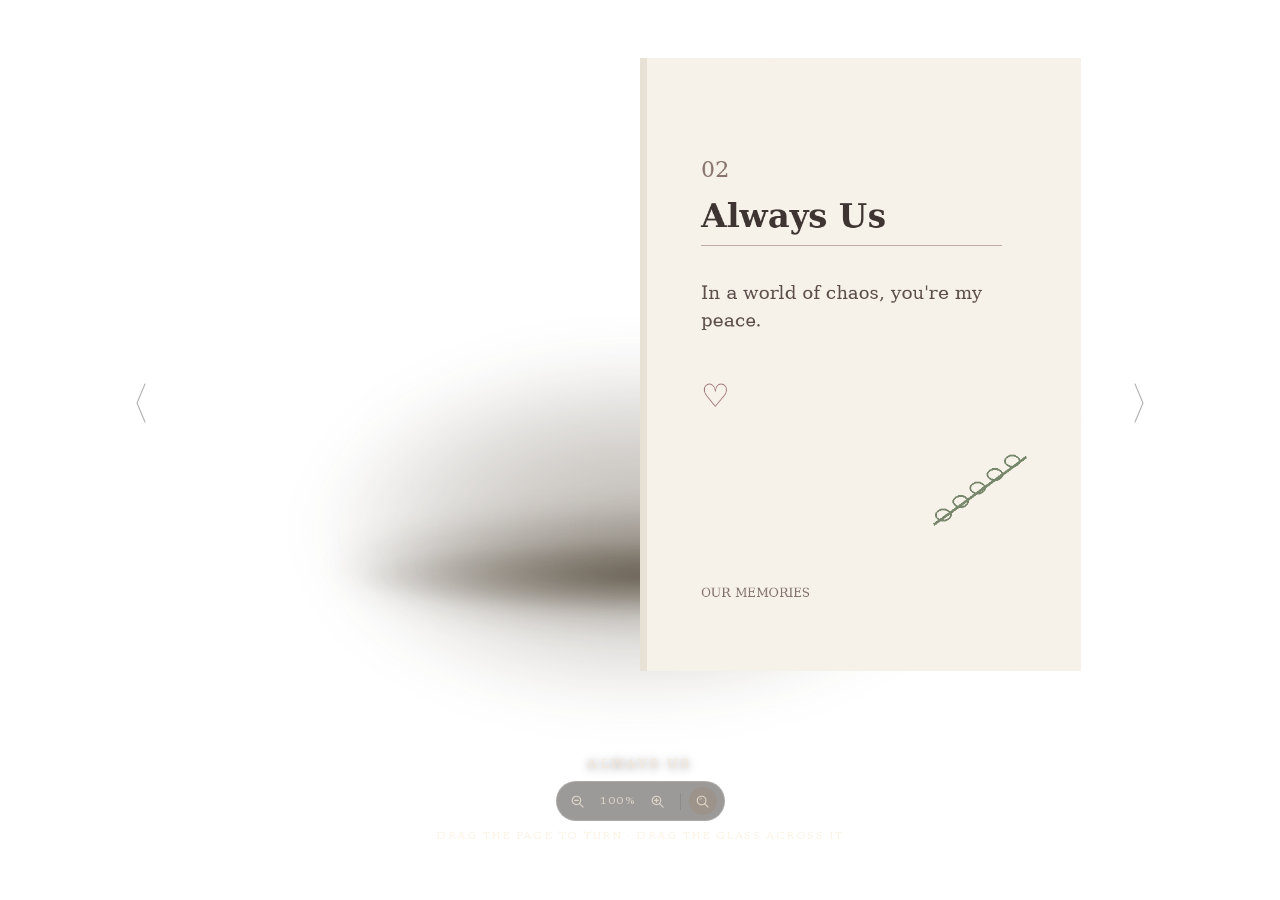
<file: landing-pages/memories-book.html>
<!doctype html>
<html lang="en">
<head>
<meta charset="utf-8">
<meta name="viewport" content="width=device-width, initial-scale=1">
<title>Our Memories — Sriram & Vasanthi</title>
<meta name="description" content="designer, creator, AI educator — Singapore">
<style>
@font-face{font-family:'Instrument Serif';font-style:normal;font-weight:400;font-display:block;
  src:url(meng-to-sketchbook/instrument-serif.woff2) format('woff2')}
@font-face{font-family:'Instrument Serif';font-style:italic;font-weight:400;font-display:block;
  src:url(meng-to-sketchbook/instrument-serif-italic.woff2) format('woff2')}
@font-face{font-family:'Newsreader';font-style:normal;font-weight:200 600;font-display:swap;
  src:url(meng-to-sketchbook/newsreader.woff2) format('woff2')}

:root{
  --paper:#ece7dc;
  --ink:#2b2721;
  --ink-soft:rgba(43,39,33,.58);
  --ink-faint:rgba(43,39,33,.36);
  --hairline:rgba(43,39,33,.14);
  --earth:#9a6a3e;
  --display:'Instrument Serif',"New York",Georgia,'Times New Roman',serif;
  --font:'Newsreader',"New York",Georgia,'Times New Roman',serif;
  --track-caps:.24em;
  --track-nav:.06em;
}
*{box-sizing:border-box}
html,body{margin:0;padding:0}
html{-webkit-text-size-adjust:100%}
body{
  font-family:var(--font);font-weight:400;background:var(--paper);color:var(--ink);
  -webkit-font-smoothing:antialiased;overflow-x:hidden;
}
a{color:inherit;text-decoration:none}
button{font:inherit}
::selection{background:rgba(43,39,33,.85);color:var(--paper)}

/* the painted ground the whole page sits on */
.wash{
  position:fixed;inset:0;z-index:-2;pointer-events:none;
  background:url(meng-to-sketchbook/bg-wash.jpg) center top / cover no-repeat;
  opacity:.85;
}
.wash:after{
  content:"";position:absolute;inset:0;
  background:linear-gradient(180deg,rgba(236,231,220,.25) 0%,rgba(236,231,220,.72) 58%,var(--paper) 88%);
}

/* ---------------- top bar ---------------- */
.top{
  position:fixed;top:0;left:0;right:0;z-index:500;
  display:flex;flex-direction:column;align-items:center;gap:11px;
  padding-inline:clamp(16px,4vw,48px);padding-block:18px 64px;pointer-events:none;text-align:center;
}
.top>*{pointer-events:auto}
.top:before{
  content:"";position:absolute;inset:0;z-index:-1;
  background:linear-gradient(180deg,rgba(240,236,226,.94),rgba(240,236,226,.7) 48%,rgba(240,236,226,0));
  -webkit-backdrop-filter:blur(14px) saturate(.95);backdrop-filter:blur(14px) saturate(.95);
  -webkit-mask-image:linear-gradient(180deg,#000 46%,transparent);
  mask-image:linear-gradient(180deg,#000 46%,transparent);
}
.top .name{
  font-family:var(--display);font-size:clamp(24px,2.4vw,30px);letter-spacing:.01em;
  white-space:nowrap;line-height:1;
}
.top nav{
  display:flex;gap:clamp(14px,2vw,26px);font-size:15px;align-items:center;
  letter-spacing:var(--track-nav);font-weight:300;
}
.top nav a{color:var(--ink-soft);transition:color .2s}
.top nav a:hover,.top nav a[aria-current]{color:var(--ink)}
.top nav .top-socials{
  display:flex;align-items:center;gap:13px;margin-left:2px;padding-left:clamp(12px,1.6vw,20px);
  border-left:1px solid var(--hairline);
}
.icon-btn{display:inline-flex;align-items:center;justify-content:center;padding:4px;color:var(--ink-soft);transition:color .2s}
.icon-btn:hover{color:var(--ink)}
.top .icon-btn svg{width:16px;height:16px;display:block}
@media (max-width:640px){
  .top{padding-inline:12px;padding-block:13px 50px;gap:8px}
  .top .name{font-size:20px}
  .top nav{gap:11px;font-size:13px}
  .top nav .top-socials{gap:9px;padding-left:10px}
  .top .icon-btn{padding:2px}
  .top .icon-btn svg{width:14px;height:14px}
}

/* ---------------- hero ---------------- */
.hero{
  position:relative;display:grid;justify-items:center;align-content:center;
  min-height:100svh;overflow-anchor:none;
  padding:clamp(112px,13svh,152px) 0 clamp(72px,10svh,120px);
}
.botany{
  position:absolute;bottom:0;width:clamp(120px,15vw,250px);opacity:.5;
  pointer-events:none;user-select:none;z-index:0;
}
.botany.l{left:clamp(-40px,-1vw,0px);bottom:2%}
.botany.r{right:clamp(-30px,0vw,10px);bottom:-2%;width:clamp(100px,12vw,200px)}
@media (max-width:900px){.botany{display:none}}

.hero-kicker{
  font-size:12px;font-weight:400;letter-spacing:var(--track-caps);text-align:center;
  color:var(--ink-soft);margin:0 0 clamp(22px,3.4vh,40px);text-transform:uppercase;
}
.hero-down{
  position:absolute;bottom:30px;left:50%;transform:translateX(-50%);border:0;background:transparent;
  padding:10px 14px;color:var(--ink);cursor:pointer;-webkit-tap-highlight-color:transparent;
  animation:cue-breathe 2.6s ease-in-out infinite;z-index:3;
}
.hero-down:hover{animation:none;opacity:1}
@keyframes cue-breathe{0%,100%{opacity:.15}50%{opacity:.7}}
@media (prefers-reduced-motion:reduce){.hero-down{animation:none;opacity:.5}}

/* ---------------- sketchbook ---------------- */
.hero,.hero *{-webkit-user-select:none;-moz-user-select:none;user-select:none}
.hero img{-webkit-user-drag:none;user-drag:none}
.sb-wrap{display:grid;justify-items:center;gap:20px;width:100%;position:relative;z-index:2}
.sb-stage{
  display:flex;align-items:center;justify-content:center;width:100%;
  position:relative;
  touch-action:pan-y;
}
.sb-arrow{
  flex:none;display:inline-flex;align-items:center;justify-content:center;padding:6px 2px;
  border:0;background:transparent;color:var(--ink-faint);cursor:pointer;transition:color .2s;
  -webkit-tap-highlight-color:transparent;z-index:8;
}
.sb-arrow:hover{color:var(--ink)}

/* The box is the book's own untransformed frame: the loupe lives here, on
   the desk, while only .sb-tilt leans and scales underneath it. */
.sb-3d{
  position:relative;flex:1 1;min-width:0;max-width:900px;
  perspective:1750px;perspective-origin:50% 46%;
}
.sb-tilt{
  position:relative;
  transform-style:preserve-3d;
  transform:rotateX(var(--rx,0deg)) rotateY(var(--ry,0deg)) scale(var(--zoom,1));
  will-change:transform;
}
.sb-book{position:relative;width:100%;aspect-ratio:1760/1240;transform-style:preserve-3d;z-index:1}

/* The book sits on a surface, so its shadow is a soft pool underneath —
   no box, no filter on the artwork, nothing with an edge of its own.
   Both blobs fade to zero well inside their own bounds, and both ease
   off while a leaf is in the air. */
.sb-cast{position:absolute;pointer-events:none;z-index:0}
.sb-cast.ambient{
  left:5%;right:5%;top:27%;bottom:2%;
  background:radial-gradient(50% 50% at 50% 58%,
    rgba(58,44,26,.34) 0%,rgba(58,44,26,.19) 40%,rgba(58,44,26,0) 74%);
  filter:blur(26px);
  opacity:calc(1 - var(--shade,0) * .42);
}
.sb-cast.contact{
  left:9%;right:9%;top:62%;bottom:10%;
  background:radial-gradient(50% 44% at 50% 42%,
    rgba(44,32,14,.40) 0%,rgba(44,32,14,.17) 48%,rgba(44,32,14,0) 78%);
  filter:blur(11px);
  opacity:calc(1 - var(--shade,0) * .5);
}
.sb-cast.hair{
  left:12%;right:12%;top:70%;bottom:17%;
  background:radial-gradient(50% 52% at 50% 40%,
    rgba(40,28,10,.34) 0%,rgba(40,28,10,0) 76%);
  filter:blur(4px);
  opacity:calc(1 - var(--shade,0) * .62);
}
.sb-full{position:absolute;inset:0}
.sb-full img{width:100%;height:auto;display:block}
.sb-half{position:absolute;top:0;bottom:0;width:50%;overflow-x:clip;overflow-y:visible}
.sb-half.left{left:0}
.sb-half.right{left:50%}
.sb-half-img{width:200%;max-width:none;height:auto;display:block}
.sb-half-img.right{margin-left:-100%}
/* the shadow the lifting leaf throws onto the page beneath it */
.gutter-shade{
  position:absolute;top:var(--pg,21.8%);bottom:var(--pg,21.8%);width:46%;
  pointer-events:none;opacity:calc(var(--shade,0) * .62);
  -webkit-mask-image:linear-gradient(180deg,transparent 0,#000 5.2%,#000 94.8%,transparent 100%);
  mask-image:linear-gradient(180deg,transparent 0,#000 5.2%,#000 94.8%,transparent 100%);
}
.gutter-shade.left{right:0;background:linear-gradient(270deg,rgba(52,38,20,.30),rgba(52,38,20,0) 82%)}
.gutter-shade.right{left:0;background:linear-gradient(90deg,rgba(52,38,20,.24),rgba(52,38,20,0) 82%)}

/* ---- the turning leaf: nested strips forming a curved surface ---- */
.curl{
  position:absolute;top:0;height:100%;
  width:calc(var(--bw,0px) * var(--span));
  transform-style:preserve-3d;z-index:6;
}
.curl.next{left:50%;transform-origin:left center;transform:rotateY(calc(-1 * var(--tt,0deg)))}
.curl.prev{right:50%;transform-origin:right center;transform:rotateY(var(--tt,0deg))}
.strip{
  position:absolute;top:0;height:100%;
  width:calc(var(--bw,0px) * var(--span) / var(--n));
  transform-style:preserve-3d;
}
.curl.next .strip{transform-origin:left center}
.curl.prev .strip{transform-origin:right center}
.curl.next>.strip{left:0}
.curl.prev>.strip{right:0;left:auto}
.curl.next .strip .strip{left:100%;transform:rotateY(var(--td,0deg))}
.curl.prev .strip .strip{right:100%;transform:rotateY(calc(-1 * var(--td,0deg)))}
.face{
  position:absolute;top:0;bottom:0;left:0;right:-1.1px;
  backface-visibility:hidden;-webkit-backface-visibility:hidden;
  background-repeat:no-repeat;background-size:var(--bw,0px) auto;
}
.face.back{transform:rotateY(180deg)}
.face .sh,.face .gl{
  -webkit-mask-image:linear-gradient(180deg,transparent 0,#000 5.2%,#000 94.8%,transparent 100%);
  mask-image:linear-gradient(180deg,transparent 0,#000 5.2%,#000 94.8%,transparent 100%);
}
.strip.edge .face .sh,.strip.edge .face .gl{
  -webkit-mask-image:linear-gradient(180deg,transparent 0,#000 9%,#000 91%,transparent 100%),var(--hf);
  mask-image:linear-gradient(180deg,transparent 0,#000 9%,#000 91%,transparent 100%),var(--hf);
  -webkit-mask-composite:source-in;mask-composite:intersect;
}
.curl.next .strip.edge .face.front,.curl.prev .strip.edge .face.back{
  --hf:linear-gradient(90deg,#000 0 22%,transparent 96%);
}
.curl.next .strip.edge .face.back,.curl.prev .strip.edge .face.front{
  --hf:linear-gradient(270deg,#000 0 22%,transparent 96%);
}
.face .sh{position:absolute;left:0;right:0;top:var(--pg,21.8%);bottom:var(--pg,21.8%);pointer-events:none}
.curl.next .face.front .sh,.curl.prev .face.back .sh{
  background:linear-gradient(90deg,rgba(58,43,20,var(--a1,0)),rgba(58,43,20,var(--a2,0)));
}
.curl.next .face.back .sh,.curl.prev .face.front .sh{
  background:linear-gradient(90deg,rgba(58,43,20,var(--a2,0)),rgba(58,43,20,var(--a1,0)));
}
.face .gl{
  position:absolute;left:0;right:0;top:var(--pg,21.8%);bottom:var(--pg,21.8%);
  pointer-events:none;background:#fffaf0;
  opacity:calc(var(--shade,0) * var(--lit,1) * var(--lit,1) * .20);
}

/* ---- the loupe: a real magnifier lying on the page.  Pick it up and
       drag it across the book; it stays where you put it. ---- */
.loupe{
  position:absolute;left:0;top:0;
  width:var(--lr,270px);height:var(--lr,270px);
  pointer-events:none;z-index:80;opacity:0;
  transition:opacity .25s ease;
  will-change:transform;
}
.loupe.on{opacity:1}
.loupe.held .ring{cursor:grabbing}
.loupe .ring{
  position:absolute;inset:0;border-radius:50%;
  pointer-events:auto;cursor:grab;
  padding:calc(var(--lr,270px) * .058);
  box-shadow:
    0 1px 2px rgba(58,44,26,.30),
    0 10px 18px rgba(58,44,26,.24),
    0 26px 40px rgba(58,44,26,.20),
    0 48px 66px rgba(58,44,26,.13);
}
/* the bezel is an annulus, so the glass really is see-through */
.loupe .ring:before{
  content:"";position:absolute;inset:0;border-radius:50%;pointer-events:none;
  background:linear-gradient(146deg,
    #fdf7e9 0%,#e6d7b4 14%,#b69d70 32%,#7d6740 50%,
    #cdbb92 66%,#f4ead3 80%,#9b8459 100%);
  box-shadow:
    inset 0 1px 1px rgba(255,255,255,.8),
    inset 0 -2px 3px rgba(70,52,26,.5);
  -webkit-mask-image:radial-gradient(circle closest-side at 50% 50%,transparent 0 88.2%,#000 89.8% 100%);
  mask-image:radial-gradient(circle closest-side at 50% 50%,transparent 0 88.2%,#000 89.8% 100%);
}
/* the handle, drawn before the bezel so the ring covers its inner end */
.loupe .grip{
  position:absolute;left:50%;top:50%;
  width:calc(var(--lr,270px) * .74);height:calc(var(--lr,270px) * .125);
  transform-origin:0 50%;
  transform:rotate(40deg) translate(calc(var(--lr,270px) * .33),-50%);
  border-radius:calc(var(--lr,270px) * .06);
  pointer-events:auto;cursor:grab;
  background:
    linear-gradient(180deg,rgba(255,255,255,.46) 0 13%,rgba(255,255,255,0) 44%,
                    rgba(0,0,0,.26) 100%),
    linear-gradient(90deg,#d9bd82 0 14%,#a9884e 14% 20%,#6d4c2b 20% 62%,
                    #5a3d22 62% 92%,#7a563180 92% 100%);
  box-shadow:0 8px 15px rgba(58,44,26,.26),0 18px 26px rgba(58,44,26,.14);
}
.lens{
  position:relative;display:block;width:100%;height:100%;border-radius:50%;
  background-repeat:no-repeat;overflow:hidden;
  box-shadow:
    inset 0 0 0 1px rgba(52,40,22,.55),
    inset 0 4px 12px rgba(40,30,14,.28),
    inset 0 -7px 16px rgba(255,250,240,.14);
}
.lens .mag{display:none}
/* A second copy of the book, sitting beside the glass outside the tilt, and
   scaled about whichever page point the glass is currently over. */
.zoomwrap{
  position:absolute;inset:0;overflow:hidden;pointer-events:none;z-index:2;
  opacity:0;
}
.zoominner{position:absolute;inset:0;transform-origin:0 0}
.lens:before,.lens:after{content:"";position:absolute;inset:0;border-radius:50%;pointer-events:none}
.lens:before{z-index:1}
.lens:after{z-index:2}
/* the glass bends and darkens toward its rim, with a faint colour fringe */
.lens:before{
  background:radial-gradient(circle at 50% 50%,
    rgba(0,0,0,0) 54%,rgba(58,44,26,.10) 76%,rgba(46,34,16,.34) 100%);
  box-shadow:
    inset 0 0 0 2px rgba(130,162,196,.26),
    inset 0 0 0 4px rgba(206,158,112,.15);
}
/* the dome: one broad specular and a tight crescent opposite it */
.lens:after{
  background:
    radial-gradient(36% 26% at 29% 19%,rgba(255,255,255,.30),rgba(255,255,255,0) 76%),
    radial-gradient(24% 16% at 74% 86%,rgba(255,255,255,.12),rgba(255,255,255,0) 80%),
    linear-gradient(150deg,rgba(255,255,255,.06) 0 18%,rgba(255,255,255,0) 42%);
}

/* ---- controls ---- */
.sb-tools{
  display:flex;align-items:center;gap:6px;
  border:1px solid var(--hairline);border-radius:999px;
  padding:5px 7px;background:rgba(250,246,238,.62);
  -webkit-backdrop-filter:blur(8px);backdrop-filter:blur(8px);
}
.tool{
  width:28px;height:28px;display:inline-flex;align-items:center;justify-content:center;
  border:0;border-radius:50%;background:transparent;color:var(--ink-soft);
  cursor:pointer;transition:background-color .18s ease,color .18s ease;
}
.tool:hover{background:rgba(255,252,244,.9);color:var(--ink)}
.tool[aria-pressed="false"]{background:rgba(154,106,62,.16);color:var(--earth)}
.tool:disabled{opacity:.32;cursor:default;background:transparent}
.tool svg{width:15px;height:15px;display:block}
.tool-sep{width:1px;height:17px;background:var(--hairline);margin:0 2px}
.zoom-read{
  font-size:11px;letter-spacing:.1em;color:var(--ink-faint);
  min-width:40px;text-align:center;font-variant-numeric:tabular-nums;
}
@media (pointer:coarse){.loupe{display:none}}

.sb-zone{position:absolute;top:0;bottom:0;border:0;background:transparent;cursor:grab;z-index:60;-webkit-tap-highlight-color:transparent}
.sb-zone:active{cursor:grabbing}
.sb-prev{left:0;width:50%}
.sb-next{right:0;width:50%}

.sb-captions{display:grid;justify-items:center}
.sb-captions>*{grid-area:1/1;margin:0}
.sb-caption{font-size:13px;letter-spacing:var(--track-caps);text-transform:uppercase;color:var(--ink-soft);
  animation:sb-cap-in .5s ease both}
.sb-caption.live{animation:none}
@keyframes sb-cap-in{0%{opacity:0}}
@keyframes sb-cap-out{to{opacity:0}}
.sb-hint{
  margin:0;font-size:11px;letter-spacing:.14em;text-transform:uppercase;color:var(--ink-faint);
  transition:opacity .4s ease;
}
.sb-hint.gone{opacity:0}
.sb-wrap.intro .sb-full img,.sb-wrap.intro .sb-half-img{filter:url(#sb-mblur-1)}
.sb-wrap.intro.b2 .sb-full img,.sb-wrap.intro.b2 .sb-half-img{filter:url(#sb-mblur-2)}
.sb-wrap.intro .sb-caption{animation:none}
.sb-wrap.intro .sb-caption.cap-out{display:none}
@media (max-width:640px){
  .hero-kicker{font-size:10.5px;letter-spacing:.16em}
  .sb-wrap{width:100vw;margin-inline:calc(50% - 50vw)}
  .sb-arrow{position:absolute;top:50%;transform:translateY(-50%);z-index:70;padding:12px 6px}
  .sb-arrow.left{left:2px}
  .sb-arrow.right{right:2px}
  .sb-3d{max-width:none}
  .sb-hint{font-size:9.5px;letter-spacing:.1em;padding:0 16px;text-align:center}
}

/* ---------------- painted rules + sections ---------------- */
.rule{
  display:block;width:min(1080px,86vw);margin:clamp(30px,6vh,64px) auto;
  height:clamp(26px,4vw,46px);
  background:url(meng-to-sketchbook/divider.png) center / 100% auto no-repeat;
  opacity:.5;
}
.rule.short{width:min(420px,52vw);opacity:.4}
.section-label{
  font-size:11px;letter-spacing:var(--track-caps);text-transform:uppercase;
  color:var(--ink-faint);margin:0 0 18px;
}
.about{
  position:relative;max-width:1080px;margin:0 auto;
  padding:0 clamp(20px,5vw,48px);
  display:grid;grid-template-columns:minmax(0,1fr) auto;gap:clamp(24px,5vw,60px);align-items:start;
}
.bio{font-size:clamp(17px,1.7vw,20px);line-height:1.74;letter-spacing:.005em;margin:0;font-weight:300;max-width:56ch}
.bio-link{color:var(--ink);text-decoration:underline;text-decoration-color:rgba(43,39,33,.28);
  text-underline-offset:4px;transition:text-decoration-color .2s}
.bio-link:hover{text-decoration-color:var(--ink)}
.bloom{width:clamp(150px,17vw,260px);opacity:.9;user-select:none;align-self:center}
@media (max-width:760px){
  .about{grid-template-columns:1fr}
  .bloom{width:170px;justify-self:center}
}

.plates{max-width:1080px;margin:0 auto;padding:0 clamp(20px,5vw,48px)}
.plate-list{list-style:none;margin:0;padding:0;border-top:1px solid var(--hairline)}
.plate{
  display:grid;grid-template-columns:3.4em minmax(0,1fr) auto;gap:18px;align-items:baseline;
  width:100%;padding:15px 4px;border:0;border-bottom:1px solid var(--hairline);
  background:transparent;text-align:left;cursor:pointer;color:inherit;
  transition:background-color .22s ease,padding-left .22s ease;
}
.plate:hover,.plate[aria-current="true"]{background:rgba(255,252,244,.5);padding-left:12px}
.plate .n{font-size:12px;color:var(--ink-faint);letter-spacing:var(--track-nav)}
.plate .t{font-family:var(--display);font-size:clamp(19px,2.1vw,26px)}
.plate .p{font-size:12.5px;color:var(--ink-faint);letter-spacing:.08em;text-transform:uppercase;text-align:right}
.plate[aria-current="true"] .p{color:var(--earth)}

.foot{font-size:11.5px;letter-spacing:var(--track-caps);text-transform:uppercase;
  color:var(--ink-faint);text-align:center;padding-bottom:44px}

/* Embedded memory-book mode */
html,body{background:transparent!important;min-height:100%;}
body{overflow:hidden!important;}
.wash,.top,.hero-kicker,.hero-down,.rule,.about,.plates,.foot,.botany{display:none!important;}
.page.home{min-height:100vh;}
.hero{min-height:100vh!important;height:100vh!important;padding:0!important;display:grid!important;align-content:center!important;background:transparent!important;}
.sb-wrap{gap:10px!important;}
.sb-3d{max-width:min(980px,92vw)!important;}
.sb-caption{color:rgba(245,231,211,.78)!important;text-shadow:0 1px 8px rgba(0,0,0,.6);}
.sb-tools{background:rgba(20,15,12,.42)!important;border-color:rgba(255,255,255,.16)!important;}
.tool,.zoom-read,.sb-hint{color:rgba(250,238,218,.7)!important;}
@media(max-width:640px){.hero{height:100svh!important;}.sb-3d{max-width:96vw!important;}.sb-tools{transform:scale(.9);}.sb-caption{font-size:11px!important;}}
</style>
</head>
<body>
<div class="wash" aria-hidden="true"></div>
<main class="page home">

  <header class="top">
    <a class="name" href="#">Sriram & Vasanthi</a>
    <nav>
      <a href="#plates">Journal</a>
      <a href="#about">About</a>
      <a href="#contact">Contact</a>
      <div class="top-socials">
        <a href="#" class="icon-btn" aria-label="X"><svg viewBox="0 0 24 24" fill="currentColor" aria-hidden="true"><path d="M17.7 2.6h3.3l-7.2 8.2 8.5 11.2h-6.7l-5.2-6.9-6 6.9H1.1l7.7-8.8L.7 2.6h6.9l4.7 6.3 5.4-6.3Zm-1.2 17.5h1.8L7.6 4.4H5.7l10.8 15.7Z"/></svg></a>
        <a href="#" class="icon-btn" aria-label="LinkedIn"><svg viewBox="0 0 24 24" fill="currentColor" aria-hidden="true"><path d="M4.9 3.5a2.1 2.1 0 1 1 0 4.2 2.1 2.1 0 0 1 0-4.2ZM3.1 9.3h3.6v11.6H3.1V9.3Zm6 0h3.4v1.6h.05c.48-.9 1.65-1.85 3.4-1.85 3.63 0 4.3 2.35 4.3 5.4v6.45h-3.6v-5.72c0-1.36-.02-3.12-1.92-3.12-1.92 0-2.22 1.48-2.22 3.02v5.82H9.1V9.3Z"/></svg></a>
        <a href="#" class="icon-btn" aria-label="Instagram"><svg viewBox="0 0 24 24" fill="none" stroke="currentColor" stroke-width="1.7" aria-hidden="true"><rect x="2.6" y="2.6" width="18.8" height="18.8" rx="5.4"/><circle cx="12" cy="12" r="4.4"/><circle cx="17.6" cy="6.4" r="1.15" fill="currentColor" stroke="none"/></svg></a>
        <a href="#contact" class="icon-btn" aria-label="Email"><svg viewBox="0 0 24 24" fill="none" stroke="currentColor" stroke-width="1.7" aria-hidden="true"><rect x="2.4" y="4.6" width="19.2" height="14.8" rx="2.4"/><path d="m3.2 6.4 8.8 6.6 8.8-6.6"/></svg></a>
      </div>
    </nav>
  </header>

  <section id="sketchbook" class="hero">
    <img class="botany l" src="meng-to-sketchbook/botany-left.png" alt="" aria-hidden="true">
    <img class="botany r" src="meng-to-sketchbook/botany-right.png" alt="" aria-hidden="true">

    <p class="hero-kicker">Designer / Creator / AI Educator / Founder @ Singapore</p>

    <div class="sb-wrap" id="sbWrap">
      <svg width="0" height="0" style="position:absolute" aria-hidden="true">
        <filter id="sb-mblur-1"><feGaussianBlur stdDeviation="5 0"/></filter>
        <filter id="sb-mblur-2"><feGaussianBlur stdDeviation="14 0"/></filter>
      </svg>
      <div class="sb-stage" id="sbStage">
        <button class="sb-arrow left" id="sbLeft" aria-label="previous page">
          <svg viewBox="0 0 14 44" width="14" height="44" fill="none" aria-hidden="true"><polyline points="11,3 3,22 11,41" stroke="currentColor" stroke-width="1.1" stroke-linecap="round" stroke-linejoin="round"/></svg>
        </button>
        <div class="sb-3d" id="sb3d">
          <div class="sb-tilt" id="sbTilt">
            <div class="sb-cast ambient" aria-hidden="true"></div>
            <div class="sb-cast contact" aria-hidden="true"></div>
            <div class="sb-cast hair" aria-hidden="true"></div>
            <div class="sb-book" id="sbBook"></div>
          </div>
          <div class="zoomwrap" id="zoomWrap" aria-hidden="true"><div class="zoominner" id="zoomInner"></div></div>
          <div class="loupe" id="loupe"><span class="grip"></span><span class="ring"><span class="lens" id="loupeLens"><span class="mag" id="loupeMag"></span></span></span></div>
        </div>
        <button class="sb-arrow right" id="sbRight" aria-label="next page">
          <svg viewBox="0 0 14 44" width="14" height="44" fill="none" aria-hidden="true"><polyline points="3,3 11,22 3,41" stroke="currentColor" stroke-width="1.1" stroke-linecap="round" stroke-linejoin="round"/></svg>
        </button>
      </div>
      <div class="sb-captions" id="sbCaptions"></div>
      <div class="sb-tools" role="group" aria-label="view controls">
        <button class="tool" id="zOut" aria-label="zoom out"><svg viewBox="0 0 20 20" fill="none" stroke="currentColor" stroke-width="1.6" stroke-linecap="round"><circle cx="8.6" cy="8.6" r="5.6"/><path d="M12.8 12.8 17.4 17.4M6.2 8.6h4.8"/></svg></button>
        <span class="zoom-read" id="zRead">100%</span>
        <button class="tool" id="zIn" aria-label="zoom in"><svg viewBox="0 0 20 20" fill="none" stroke="currentColor" stroke-width="1.6" stroke-linecap="round"><circle cx="8.6" cy="8.6" r="5.6"/><path d="M12.8 12.8 17.4 17.4M6.2 8.6h4.8M8.6 6.2v4.8"/></svg></button>
        <span class="tool-sep" aria-hidden="true"></span>
        <button class="tool" id="loupeBtn" aria-label="magnifier" aria-pressed="false"><svg viewBox="0 0 20 20" fill="none" stroke="currentColor" stroke-width="1.6" stroke-linecap="round"><circle cx="8.8" cy="8.8" r="5.8"/><path d="M13 13l4.4 4.4"/><path d="M6.4 7.2a3.2 3.2 0 0 1 2.4-1.4" opacity=".55"/></svg></button>
      </div>
      <p class="sb-hint" id="sbHint">Drag the page to turn · Drag the glass across it</p>
    </div>

    <button class="hero-down" id="heroDown" aria-label="scroll to about">
      <svg viewBox="0 0 44 22" width="34" height="17" fill="none" aria-hidden="true">
        <polyline points="3,3 22,11 41,3" stroke="currentColor" stroke-width="1.1" stroke-linecap="round" stroke-linejoin="round"/>
        <polyline points="3,11 22,19 41,11" stroke="currentColor" stroke-width="1.1" stroke-linecap="round" stroke-linejoin="round"/>
      </svg>
    </button>
  </section>

  <div class="rule" aria-hidden="true"></div>

  <section id="about" class="about">
    <div>
      <p class="section-label">About</p>
      <p class="bio">Sriram & Vasanthi is a designer, creator, and AI educator based in Singapore. He is the founder of <a class="bio-link" href="#">Design+Code</a>, where for over a decade he has taught designers and developers to build real apps — from Sketch and Xcode through SwiftUI, and now the AI tools that let one person ship what used to take a team. His work lives on the seam between craft and code: teaching designers to build, and builders to see. This sketchbook is the other half of that — the city looked at slowly, in <a class="bio-link" href="#">ink and a little colour</a>: shophouse shutters, hawker tents, the bay at dusk.</p>
    </div>
    <img class="bloom" src="meng-to-sketchbook/bloom.png" alt="" aria-hidden="true">
  </section>

  <div class="rule short" aria-hidden="true"></div>

  <section id="plates" class="plates">
    <p class="section-label">Plates</p>
    <ol class="plate-list" id="plateList"></ol>
  </section>

  <div class="rule short" aria-hidden="true"></div>
  <p class="foot" id="contact">Singapore · Sketchbook · <a href="#" class="bio-link">hello@mengto.com</a></p>
</main>

<script>
/* =====================================================================
   Sriram & Vasanthi — sketchbook hero.
   Spreads are transparent PNGs of an open sketchbook generated with
   Higgsfield.  The leaf that turns is a real curved surface: a chain of
   nested strips whose tangent sweeps through an arc, so the page bends
   the way paper bends instead of pivoting like a flat door.
   ===================================================================== */
const Q=new URLSearchParams(location.search);
const DIR='meng-to-sketchbook/';
const PAGES = [
  { file: "product-1.png", title: "The Beginning", place: "Our Story" },
  { file: "product-2.png", title: "Always Us", place: "Our Memories" },
  { file: "product-3.png", title: "Together", place: "Special Days" },
  { file: "product-4.png", title: "You & Me", place: "Forever" },
  { file: "product-5.png", title: "Little Moments", place: "Our Story" },
  { file: "product-6.png", title: "My Favorite Person", place: "Always" },
  { file: "product-7.png", title: "Us", place: "Our Memories" },
  { file: "product-8.png", title: "Still Choosing You", place: "Every Day" },
  { file: "product-9.png", title: "My Home", place: "With You" },
  { file: "product-10.png", title: "Always", place: "S & V" }
];
PAGES.forEach(p=>p.url=DIR+p.file);
const M=PAGES.length, LAND=0;

const wrap=document.getElementById('sbWrap');
const stage=document.getElementById('sbStage');
const sb3d=document.getElementById('sb3d');
const book=document.getElementById('sbBook');
const capBox=document.getElementById('sbCaptions');
const hint=document.getElementById('sbHint');
const REDUCED=matchMedia('(prefers-reduced-motion: reduce)').matches;

/* ------------------------------------------------ the turning leaf */
const N=18;            /* strips — enough for a smooth curve          */
const SPAN=0.449;      /* gutter → outer page edge, as a fraction     */
const BETA=0.60;       /* peak curl of the arc, radians              */
let idx=0, turn=null;  /* turn = {dir, from, to, t}                   */
let strips=[];         /* the chain, kept for per-frame lighting       */

function el(t,c){const e=document.createElement(t);if(c)e.className=c;return e}
function imgEl(i,side){
  const im=new Image();im.className='sb-half-img '+side;
  im.draggable=false;im.alt='';im.src=PAGES[i].url;return im;
}

function halfEl(pos,i){
  const d=el('div','sb-half '+pos);
  d.appendChild(imgEl(i,pos));
  d.appendChild(el('div','gutter-shade '+pos));
  return d;
}
/* build the strip chain once per turn; background offsets are pure
   geometry, so they never need touching again while it animates */
function buildCurl(dir,from,to){
  strips=[];
  const c=el('div','curl '+dir);
  c.style.setProperty('--n',N);
  c.style.setProperty('--span',SPAN);
  let host=c;
  for(let i=0;i<N;i++){
    const s=el('div','strip');
    s.style.setProperty('--i',i);
    const gut='calc(var(--bw) * 0.5)';
    const sw='calc(var(--bw) * '+SPAN+' / '+N+')';
    const A='calc(-1 * ('+gut+' + '+i+' * '+sw+'))';         /* faces the from-page  */
    const B='calc('+(i+1)+' * '+sw+' - '+gut+')';            /* faces the to-page    */
    const f=el('div','face front'), b=el('div','face back');
    const dress=(e,url,px)=>{
      e.style.backgroundImage='url('+url+')';
      e.style.backgroundPositionX=px;
    };
    dress(f,PAGES[from].url, dir==='next'?A:B);
    dress(b,PAGES[to].url,   dir==='next'?B:A);
    f.appendChild(el('div','sh'));f.appendChild(el('div','gl'));
    b.appendChild(el('div','sh'));b.appendChild(el('div','gl'));
    s.appendChild(f);s.appendChild(b);
    if(i===N-1)s.classList.add('edge');
    host.appendChild(s);host=s;
    strips.push(s);
  }
  return c;
}
function applyTurn(t){
  const th=Math.PI*t;                       /* how far the leaf has swung */
  const beta=BETA*Math.sin(Math.PI*t);      /* it is flat at both ends    */
  const D=180/Math.PI;
  const tt=th+beta, td=2*beta/N;
  sb3d.style.setProperty('--tt',(tt*D).toFixed(2)+'deg');
  sb3d.style.setProperty('--td',(td*D).toFixed(3)+'deg');
  sb3d.style.setProperty('--shade',Math.sin(Math.PI*t).toFixed(3));
  fadeCaption(t);
  for(let i=0;i<strips.length;i++){
    const l1=Math.abs(Math.cos(tt-i*td));        /* facing at this strip's near edge */
    const l2=Math.abs(Math.cos(tt-(i+1)*td));    /* ...and at its far edge           */
    const st=strips[i].style;
    st.setProperty('--lit',l1.toFixed(3));
    st.setProperty('--a1',((1-l1)*.62).toFixed(3));
    st.setProperty('--a2',((1-l2)*.62).toFixed(3));
  }
}
function paint(){
  book.textContent='';
  if(!turn){
    const f=el('div','sb-full');
    const im=new Image();im.src=PAGES[idx].url;im.alt=PAGES[idx].title;
    im.draggable=false;
    f.appendChild(im);book.appendChild(f);
    sb3d.style.setProperty('--shade','0');
  }else{
    const next=turn.dir==='next';
    book.appendChild(halfEl('left', next?turn.from:turn.to));
    book.appendChild(halfEl('right',next?turn.to:turn.from));
    book.appendChild(buildCurl(turn.dir,turn.from,turn.to));
    applyTurn(turn.t);
  }
  const a=el('button','sb-zone sb-prev'),b=el('button','sb-zone sb-next');
  a.setAttribute('aria-label','previous page');b.setAttribute('aria-label','next page');
  book.appendChild(a);book.appendChild(b);
  layout();
  caption();
  marks();
  if(typeof syncZoomLayer==='function')syncZoomLayer();
  if(typeof placeLoupe==='function')placeLoupe();
}
function caption(){
  capBox.textContent='';
  capOut=capIn=null;
  if(turn){
    capOut=el('p','sb-caption live');capOut.textContent=PAGES[turn.from].title;capBox.appendChild(capOut);
    capIn=el('p','sb-caption live');capIn.textContent=PAGES[turn.to].title;capBox.appendChild(capIn);
    fadeCaption(turn.t);
  }else{
    const p=el('p','sb-caption');p.textContent=PAGES[idx].title;capBox.appendChild(p);
  }
}
let capOut=null,capIn=null;
function fadeCaption(t){
  if(!capOut||!capIn)return;
  /* the old title is gone before the new one arrives, so they never
     sit on top of each other mid-drag */
  const out=1-Math.max(0,Math.min(1,(t-0.10)/0.28));
  const inn=Math.max(0,Math.min(1,(t-0.56)/0.30));
  capOut.style.opacity=out.toFixed(3);
  capIn.style.opacity=inn.toFixed(3);
}
function layout(){
  sb3d.style.setProperty('--bw',book.clientWidth+'px');
}
addEventListener('resize',layout);

/* ------------------------------------------------------ spring loop */
let spring=null;
function animateTo(target,onDone,stiff,damp){
  spring={kind:'spring',v:0,target:target,done:onDone,k:stiff||150,c:damp||22};
  kick();
}
/* the riffle wants a fixed tempo, not a spring settling time */
function tweenTo(target,dur,onDone){
  spring={kind:'tween',from:turn?turn.t:0,target:target,dur:dur,e:0,done:onDone};
  kick();
}
let raf=null,last=0;
function tick(now){
  raf=null;
  const dt=Math.min(0.032,(now-last)/1000||0.016);last=now;
  if(spring&&turn){
    const s=spring;
    if(s.kind==='tween'){
      s.e+=dt;
      const k=Math.min(1,s.e/s.dur);
      turn.t=s.from+(s.target-s.from)*k;
      applyTurn(turn.t);
      if(k>=1){spring=null;const d=s.done;d&&d();}
    }else{
      const x=turn.t-s.target;
      s.v+= (-s.k*x - s.c*s.v)*dt;
      turn.t+=s.v*dt;
      if(Math.abs(turn.t-s.target)<0.002&&Math.abs(s.v)<0.02){
        turn.t=s.target;spring=null;
        applyTurn(turn.t);
        const d=s.done;d&&d();
      }else applyTurn(turn.t);
    }
  }
  viewSpring();
  const lmoved=loupeEase();
  /* kick() may already have queued the next frame from a done-callback */
  if((spring||viewActive||lmoved)&&raf===null) raf=requestAnimationFrame(tick);
}
function kick(){ if(raf===null){last=performance.now();raf=requestAnimationFrame(tick);} }

/* ------------------------------------------- tilt + zoom of the book */
const TILT_X=4.5, TILT_Y=7;      /* degrees — deliberately restrained   */
const ZOOM_MIN=0.9, ZOOM_MAX=1.5;
const view={rx:0,ry:0,z:1, trx:0,try_:0,tz:1};
let viewActive=false;
let lastZ=1;
function applyView(){
  sb3d.style.setProperty('--rx',view.rx.toFixed(2)+'deg');
  sb3d.style.setProperty('--ry',view.ry.toFixed(2)+'deg');
  sb3d.style.setProperty('--zoom',view.z.toFixed(3));
  /* the glass stays put, but the page under it has moved */
  if(view.z!==lastZ){lastZ=view.z;if(typeof placeLoupe==='function')placeLoupe();}
}
function viewSpring(){
  const e=0.14;
  let moved=false;
  for(const [k,t] of [['rx','trx'],['ry','try_'],['z','tz']]){
    const d=view[t]-view[k];
    if(Math.abs(d)>0.0006){view[k]+=d*e;moved=true;}
    else view[k]=view[t];
  }
  if(moved)applyView();
  viewActive=moved;
  return moved;
}
function setView(rx,ry,z){
  view.trx=Math.max(-TILT_X,Math.min(TILT_X,rx));
  view.try_=Math.max(-TILT_Y,Math.min(TILT_Y,ry));
  view.tz=Math.max(ZOOM_MIN,Math.min(ZOOM_MAX,z));
  viewActive=true;kick();
  if(typeof syncZoom==='function')syncZoom();
}
/* the book leans toward the cursor — no dragging, and never far */
function tiltTo(cx,cy){
  if(drag)return;                       /* hold still while a page is being turned */
  const r=book.getBoundingClientRect();
  if(!r.width)return;
  const nx=Math.max(-1,Math.min(1,(cx-(r.left+r.width/2))/(r.width*0.62)));
  const ny=Math.max(-1,Math.min(1,(cy-(r.top+r.height/2))/(r.height*0.9)));
  setView(-ny*TILT_X, nx*TILT_Y, view.tz);
}
addEventListener('pointermove',e=>{
  if(e.pointerType==='touch')return;
  tiltTo(e.clientX,e.clientY);
},{passive:true});
addEventListener('pointerout',e=>{if(!e.relatedTarget)setView(0,0,view.tz)});
addEventListener('blur',()=>setView(0,0,view.tz));
/* the wheel belongs to the page — zoom is on the toolbar, or a double click
   to come back to 100% */
stage.addEventListener('dblclick',()=>setView(view.trx,view.try_,1));

/* ------------------------------------------------------- pointer work */
let drag=null;
function bookRect(){return book.getBoundingClientRect()}
function hideHint(){hint.classList.add('gone')}

stage.addEventListener('pointerdown',e=>{
  if(e.button!==0)return;
  e.preventDefault();                     /* no text selection, no image drag */
  const onBook=e.target.closest('.sb-zone');
  stage.setPointerCapture(e.pointerId);
  hideHint();
  if(!onBook||introOn)return;
  const r=bookRect();
  const dir=(e.clientX-r.left)/r.width>0.5?'next':'prev';
  startTurn(dir,0);
  drag={dir:dir,x0:e.clientX,w:r.width,moved:0,vel:0,tPrev:performance.now()};
});
stage.addEventListener('pointermove',e=>{
  if(!drag)return;
  const dx=e.clientX-drag.x0;
  drag.moved=Math.max(drag.moved,Math.abs(dx));
  const raw=(drag.dir==='next'? -dx : dx)/(drag.w*0.62);
  const t=Math.max(0,Math.min(1,raw));
  const now=performance.now();
  drag.vel=(t-(turn?turn.t:0))/Math.max(0.001,(now-drag.tPrev)/1000);
  drag.tPrev=now;
  if(turn){turn.t=t;applyTurn(t);}
});
function endDrag(e){
  if(!drag)return;
  const d=drag;drag=null;
  if(!turn)return;
  if(d.moved<6){                              /* a tap, not a drag */
    commit();return;
  }
  const go = turn.t>0.42 || d.vel>1.1;
  if(go)commit(); else cancel();
}
stage.addEventListener('dragstart',e=>e.preventDefault());
stage.addEventListener('selectstart',e=>e.preventDefault());
stage.addEventListener('pointerup',endDrag);
stage.addEventListener('pointercancel',endDrag);

/* ------------------------------------------------------ turn control */
function startTurn(dir,t){
  spring=null;
  if(turn){idx=turn.to;turn=null;}      /* settle anything still in flight */
  if(typeof shoveLoupe==='function')shoveLoupe(dir);
  const from=idx;
  turn={dir:dir,from:from,to:dir==='next'?(from+1)%M:(from-1+M)%M,t:t||0};
  paint();
}
function commit(){
  if(!turn)return;
  if(REDUCED){idx=turn.to;turn=null;paint();return;}
  animateTo(1,()=>{idx=turn.to;turn=null;paint();},170,26);
  kick();
}
function cancel(){
  if(!turn)return;
  animateTo(0,()=>{turn=null;paint();},150,24);
  kick();
}
function step(dir){
  if(introOn)endIntro();
  if(turn){ /* finish whatever is in flight first */ idx=turn.to;turn=null; }
  startTurn(dir,0);commit();
}
function goTo(i){
  if(introOn)endIntro();
  if(i===idx)return;
  if(turn){idx=turn.to;turn=null;}
  const fwd=(i-idx+M)%M, back=(idx-i+M)%M;
  if(Math.min(fwd,back)===1){step(fwd===1?'next':'prev');return;}
  idx=i;paint();
}
document.getElementById('sbLeft').onclick=()=>step('prev');
document.getElementById('sbRight').onclick=()=>step('next');
addEventListener('keydown',e=>{
  if(e.key!=='ArrowLeft'&&e.key!=='ArrowRight')return;
  if(e.metaKey||e.ctrlKey||e.altKey)return;
  const t=e.target;
  if(t&&(t.tagName==='INPUT'||t.tagName==='TEXTAREA'||t.isContentEditable))return;
  e.preventDefault();hideHint();
  step(e.key==='ArrowRight'?'next':'prev');
});
document.getElementById('heroDown').onclick=()=>{
  document.getElementById('about').scrollIntoView({behavior:'smooth',block:'start'});
};

/* --------------------------------------------------- loupe + controls */
const loupe=document.getElementById('loupe');
const lens=document.getElementById('loupeLens');
const mag=document.getElementById('loupeMag');
const zRead=document.getElementById('zRead');
const loupeBtn=document.getElementById('loupeBtn');
const zInBtn=document.getElementById('zIn'), zOutBtn=document.getElementById('zOut');
const MAG=2.3;
const DESK=getComputedStyle(document.documentElement).getPropertyValue('--paper').trim()||'#ece7dc';
let loupeOn=false, lx=null, ly=null, lgrab=null, lTarget=null;

function loupeSize(){return Math.round(Math.max(165,Math.min(262,book.clientWidth*0.235)));}
/* the loupe's own coordinate space: stage pixels in live mode (it sits
   outside the book's transform), book pixels otherwise */
function bookBox(){
  return {x:0,y:0,w:book.clientWidth,h:book.clientHeight};
}
/* park it on the desk at the lower right, half off the book */
function restLoupe(){
  const b=bookBox();
  lx=b.x+b.w*0.88; ly=b.y+b.h*0.855;
  placeLoupe();
}
/* The glass sits above the tilt, in the book's untransformed pixels, so the
   lean of the page never nudges it.  What the tilt does change is which part
   of the paper is under the glass, and only the scale matters enough to
   correct for: the book is drawn about its own centre. */
const zoomWrap=document.getElementById('zoomWrap');
const zoomInner=document.getElementById('zoomInner');
/* mirror whatever the book is currently showing into the magnified copy */
function syncZoomLayer(){
  zoomInner.textContent='';
  for(const c of book.children){
    if(c.classList.contains('sb-zone'))continue;      /* hit targets need no copy */
    zoomInner.appendChild(c.cloneNode(true));
  }
}
function placeLoupe(){
  if(lx===null)return;
  const B=bookBox(), bw=B.w, bh=B.h;
  if(!bw)return;
  const R=loupeSize()/2, bez=R*2*0.058;
  loupe.style.setProperty('--lr',R*2+'px');
  loupe.style.transform='translate3d('+(lx-R).toFixed(1)+'px,'+(ly-R).toFixed(1)+'px,0)';
  if(loupeOn)loupe.classList.add('on');

  /* where the paper's edges actually land once the book is scaled */
  const z=view.z, cx=bw/2, cy=bh/2;
  const x0=cx+(bw*.051-cx)*z, x1=cx+(bw*.949-cx)*z;
  const y0=cy+(bh*.218-cy)*z, y1=cy+(bh*.782-cy)*z;
  /* How far the glass's own centre is inside the paper.  The copy fades out
     as it wanders off the sheet, so you are left looking through plain
     glass rather than at a sliver of page on flat desk. */
  const nx=Math.max(x0,Math.min(lx,x1));
  const ny=Math.max(y0,Math.min(ly,y1));
  const inside=(lx>x0&&lx<x1&&ly>y0&&ly<y1)
    ? Math.min(lx-x0, x1-lx, ly-y0, y1-ly)
    : -Math.hypot(lx-nx,ly-ny);
  const k=Math.max(0,Math.min(1,(inside+R*0.30)/(R*0.55)));

  zoomWrap.style.opacity=(loupeOn?k:0).toFixed(3);
  if(k<=0.002)return;
  const r=(R-bez).toFixed(1);
  const mask='radial-gradient(circle '+r+'px at '+lx.toFixed(1)+'px '+ly.toFixed(1)+'px,'
    +'#000 calc(100% - 1px),transparent 100%)';
  zoomWrap.style.webkitMaskImage=mask;
  zoomWrap.style.maskImage=mask;
  /* the page point beneath the glass, magnified about that same spot so the
     lens keeps showing MAG times whatever is on screen */
  const px=cx+(lx-cx)/z, py=cy+(ly-cy)/z, s=MAG*z;
  zoomInner.style.transform='translate('+(lx-px*s).toFixed(1)+'px,'+(ly-py*s).toFixed(1)+'px) '
    +'scale('+s.toFixed(4)+')';
}
/* the leaf shoves the glass aside as it sweeps past */
function shoveLoupe(dir){
  if(!loupeOn||lx===null||lgrab)return;
  const b=bookBox();
  /* which page point the glass covers, once the book's scale is undone */
  const nx=(b.w/2+(lx-b.x-b.w/2)/view.z)/b.w, ny=(b.h/2+(ly-b.y-b.h/2)/view.z)/b.h;
  if(nx<0.02||nx>0.98||ny<0.17||ny>0.83)return;      /* already clear of the page */
  lTarget={x:b.x+b.w*(dir==='next'?0.12:0.88), y:b.y+b.h*0.855};
  kick();
}
function loupeEase(){
  if(!lTarget)return false;
  if(lgrab){lTarget=null;return false;}
  const dx=lTarget.x-lx, dy=lTarget.y-ly;
  if(Math.abs(dx)<0.5&&Math.abs(dy)<0.5){lx=lTarget.x;ly=lTarget.y;lTarget=null;placeLoupe();return false;}
  lx+=dx*0.17;ly+=dy*0.17;placeLoupe();
  return true;
}
loupe.addEventListener('pointerdown',e=>{
  if(!loupeOn||e.button!==0)return;
  e.preventDefault();e.stopPropagation();     /* never starts a page turn */
  lTarget=null;
  lgrab={cx:e.clientX,cy:e.clientY,lx0:lx,ly0:ly};
  loupe.classList.add('held');
  loupe.setPointerCapture(e.pointerId);
  hideHint();
});
loupe.addEventListener('pointermove',e=>{
  if(!lgrab)return;
  const b=bookBox(), R=loupeSize()/2;
  /* the glass carries none of the book's transform, so the cursor maps 1:1 */
  lx=Math.max(b.x-R*0.7,Math.min(b.x+b.w+R*0.7, lgrab.lx0+(e.clientX-lgrab.cx)));
  ly=Math.max(b.y-R*0.7,Math.min(b.y+b.h+R*1.0, lgrab.ly0+(e.clientY-lgrab.cy)));
  placeLoupe();
});
function dropLoupe(){lgrab=null;loupe.classList.remove('held');}
loupe.addEventListener('pointerup',dropLoupe);
loupe.addEventListener('pointercancel',dropLoupe);
loupeBtn.onclick=()=>{
  loupeOn=!loupeOn;
  loupeBtn.setAttribute('aria-pressed',String(loupeOn));
  loupe.classList.toggle('on',loupeOn);
  if(loupeOn&&lx===null)restLoupe();
};
addEventListener('resize',()=>{lx=null;restLoupe();});

function syncZoom(){
  zRead.textContent=Math.round(view.tz*100)+'%';
  zOutBtn.disabled=view.tz<=ZOOM_MIN+0.001;
  zInBtn.disabled=view.tz>=ZOOM_MAX-0.001;
}
zInBtn.onclick=()=>{setView(view.trx,view.try_,view.tz*1.16);hideHint();};
zOutBtn.onclick=()=>{setView(view.trx,view.try_,view.tz/1.16);hideHint();};

/* --------------------------------------------------------- the index */
const plateList=document.getElementById('plateList');
PAGES.forEach((p,i)=>{
  const li=el('li');
  const b=el('button','plate');
  b.innerHTML='<span class="n">'+String(i+1).padStart(2,'0')+'</span>'+
              '<span class="t"></span><span class="p"></span>';
  b.querySelector('.t').textContent=p.title;
  b.querySelector('.p').textContent=p.place;
  b.onclick=()=>{goTo(i);document.getElementById('sketchbook').scrollIntoView({behavior:'smooth',block:'center'});};
  li.appendChild(b);plateList.appendChild(li);
});
function marks(){
  const cur=turn?turn.to:idx;
  plateList.querySelectorAll('.plate').forEach((b,i)=>b.setAttribute('aria-current',i===cur?'true':'false'));
}

/* ---------------------------------------------------------- the riffle */
let riffle=null,riffleAt=0,introOn=false;
function endIntro(){
  introOn=false;wrap.classList.remove('intro','b2');
}
function riffleStep(){
  const s=riffle[riffleAt];
  wrap.classList.toggle('b2',s.bell>0.55);
  startTurn('next',0);
  tweenTo(1,s.dur,()=>{
    idx=turn.to;turn=null;
    riffleAt++;
    if(introOn&&riffleAt<riffle.length){paint();riffleStep();}
    else{endIntro();paint();}
  });
}
function startIntro(){
  const coarse=matchMedia('(max-width: 640px), (pointer: coarse)').matches;
  if(coarse||REDUCED||Q.has('nointro')){idx=LAND;paint();return;}
  const steps=M+LAND;
  riffle=[];
  for(let r=0;r<steps;r++){
    const bell=Math.sin(Math.PI*(r/(steps-1)));
    riffle.push({bell:bell,dur:0.26-0.19*bell});
  }
  riffleAt=0;introOn=true;wrap.classList.add('intro');
  riffleStep();
}

/* ------------------------------------------------------------- boot */
(async function boot(){
  idx=Q.has('shot')?(parseInt(Q.get('shot'),10)||0)%M:0;
  paint();applyView();
  await Promise.all(PAGES.map(p=>{
    const im=new Image();im.src=p.url;
    return im.decode?im.decode().catch(()=>{}):new Promise(r=>{im.onload=im.onerror=r});
  }));
  if(document.fonts&&document.fonts.ready)await document.fonts.ready.catch(()=>{});
  syncZoom();restLoupe();
  document.body.dataset.ready='1';
  if(Q.has('shot')){
    if(Q.has('t')){startTurn(Q.get('dir')||'next',parseFloat(Q.get('t')));}
    return;
  }
  setTimeout(startIntro,220);
})();
</script>
</body>
</html>
</file>
